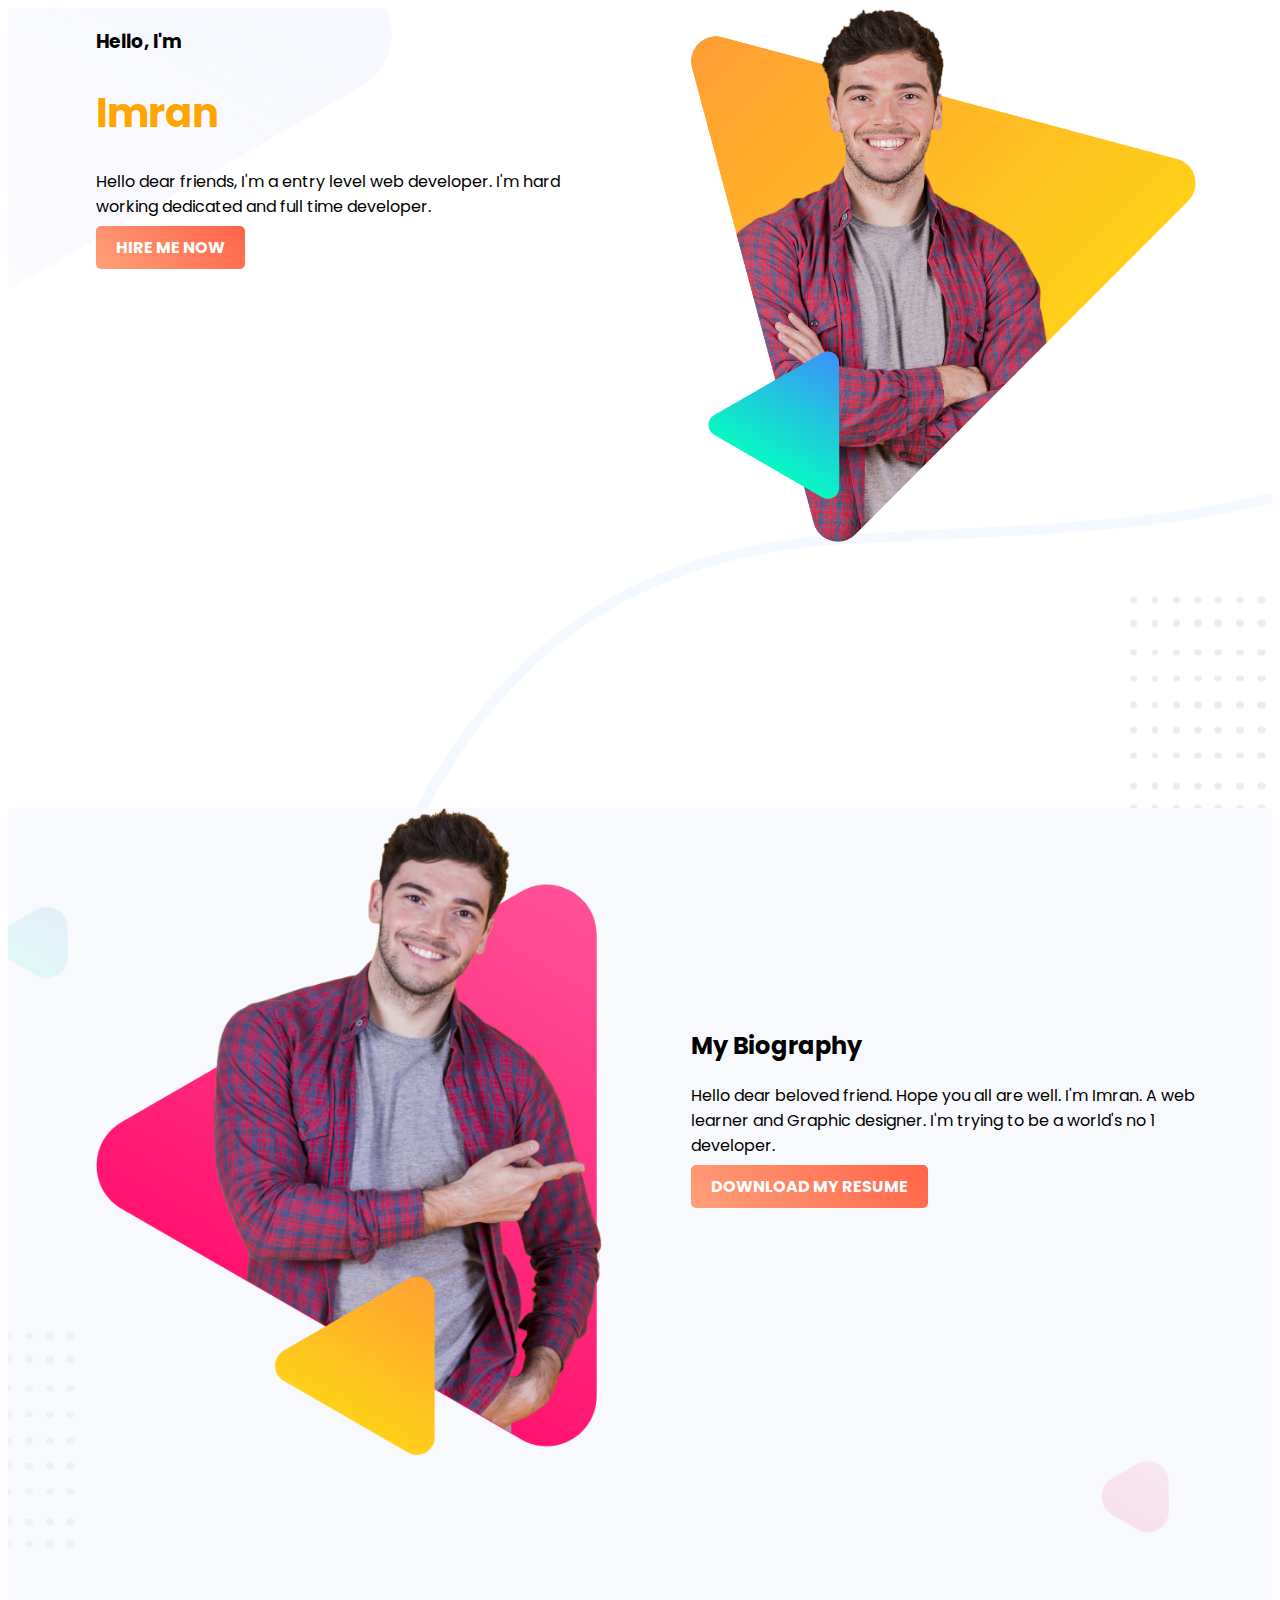
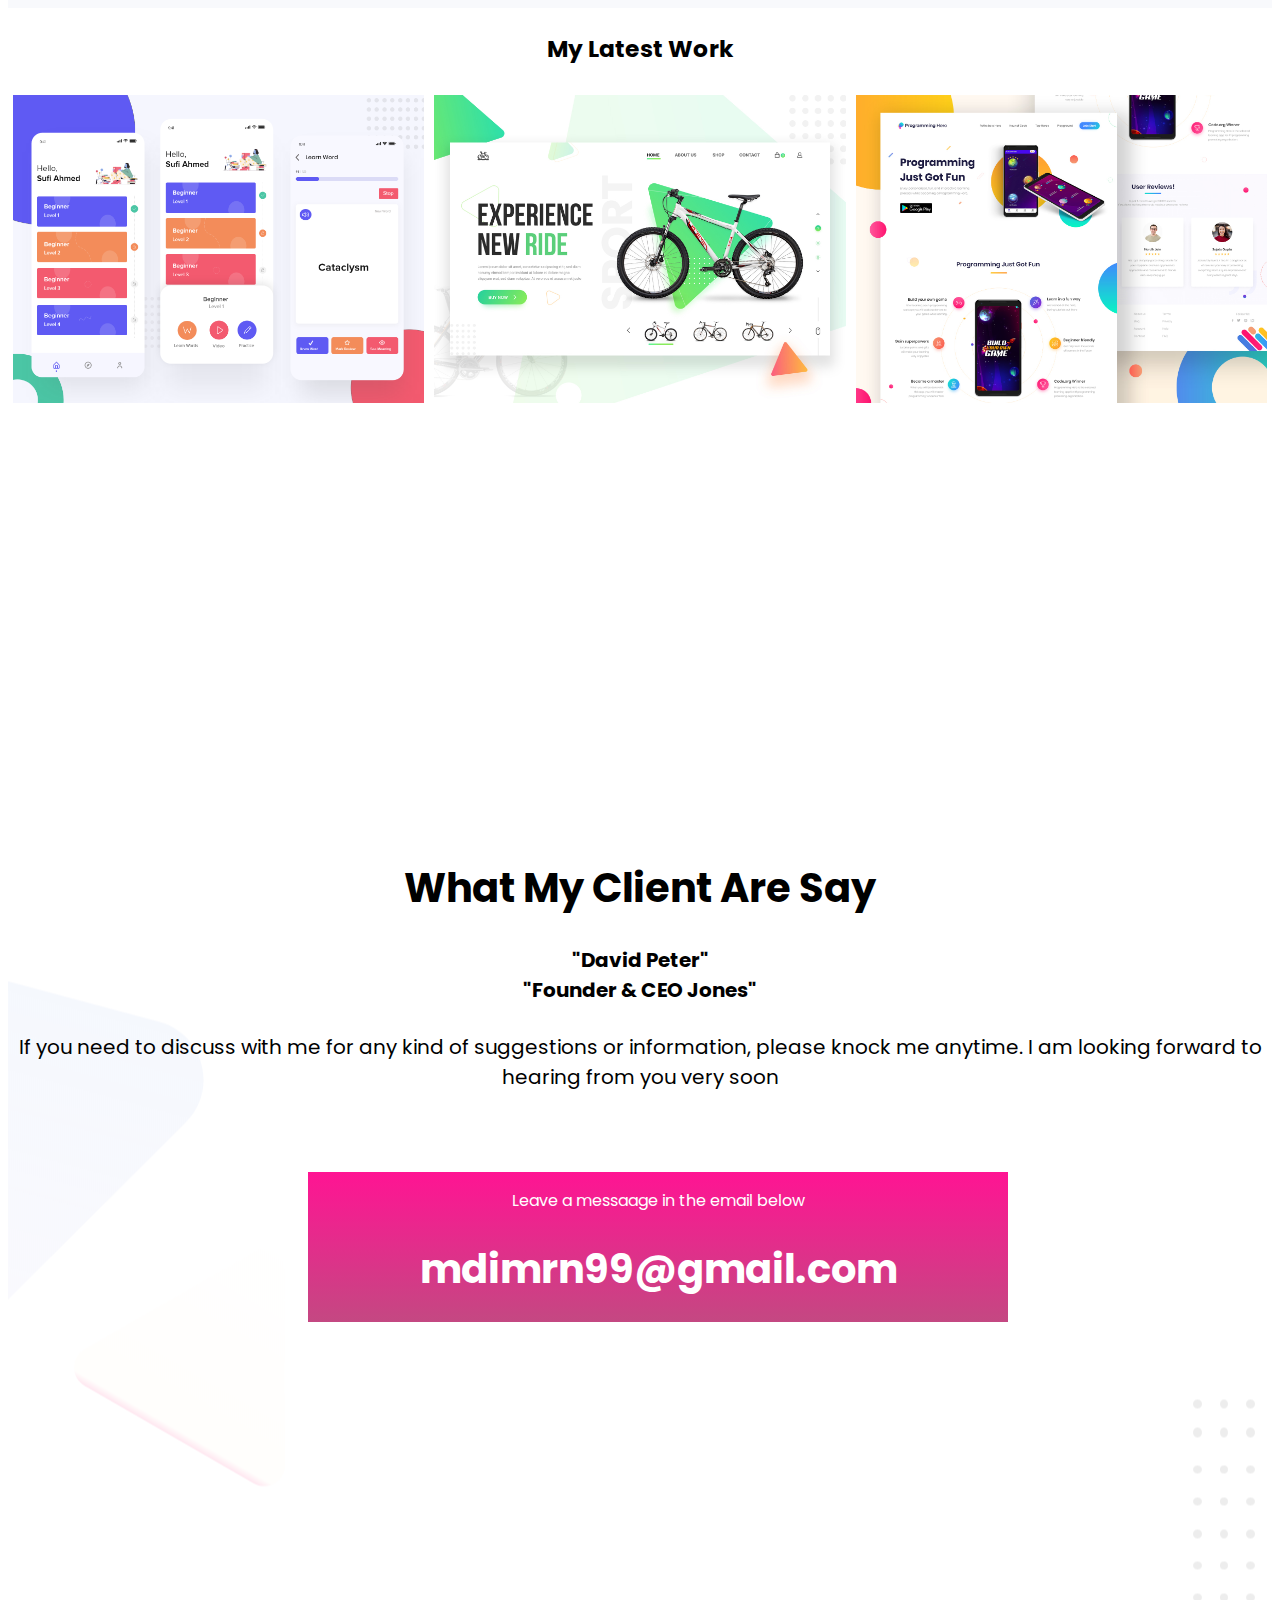
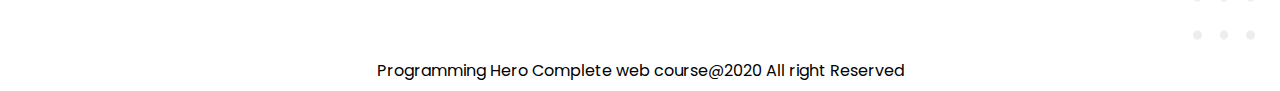
<file: index.html>
<!DOCTYPE html>
<html lang="en">
<head>
    <meta charset="UTF-8">
    <meta name="viewport" content="width=device-width, initial-scale=1.0">
    <title>Personal | Website</title>
    <link href="https://fonts.googleapis.com/css?family=Poppins&display=swap" rel="stylesheet">
    <link rel="stylesheet" href="style.css">
</head>
<body>
    <section class="Section1">
                    <div class="half-width">
                <h3>Hello, I'm </h3>
                <h1> <span class="name-heiglight">Imran</span></h1>
                <p>Hello dear friends, I'm a entry level web developer. 
                    I'm hard working dedicated and full time developer.</p>
                    <a class="Link-button"target="_blank"href="https://www.linkedin.com/in/md-al-imran-931046136/">HIRE ME NOW</a>
                </div>
                <div class="half-width">
                    <img src="Images2//peter.png" alt="">
                </div>
    </section>
    <section class="mid-area">
        <div class="half-width">
            <img src="Images2/peter_dream.png" alt="">
            
        </div>
        
        <div class="half-width">
            <br>
            <br>
            <br>
            <br>
            <br>
            <br>
            <br>
            <br>
            <h2>My Biography</h2>
            <p>Hello dear beloved friend. Hope you all are well. I'm Imran. A web learner and Graphic designer. I'm trying to be a world's no 1 developer.</p>
            <a class="Link-button"target="_blank"href="https://www.linkedin.com/in/md-al-imran-931046136/">DOWNLOAD MY RESUME</a>


        </div>
    </section>
    <section class="work-bg">
        <div class="full-width">
            <h3 class="text-center">My Latest Work</h3>
         <div class="row">
             <div class="colum">
                <img src="latest-work/work-1.png" alt="work file one" style="width:100%">

             </div>
             <div class="colum"> 
                 <img src="latest-work/work-2.jpg" alt="work file two" style="width: 100%">

             </div>
             <div class="colum"> 
                <img src="latest-work/work-3.jpg" alt="work file three" style="width: 100%">

            </div>
         
    </section>
    <section class="footer-bg">
        <div class="full-width">
            <h1>What My Client Are Say</h1>
            <h4>
                "David Peter"
                <br>
                "Founder & CEO Jones"
                </h4>
                <p>If you need to discuss with me for any kind of suggestions or information, please knock me anytime. I am looking forward to hearing from you very soon</p>
                <br>
                <br>
        </div>
        <div class="Container">
            <div class="box">
                <p>Leave a messaage in the email below</p>
                <h1>mdimrn99@gmail.com</h1>

            </div>
        </div>

    </section>
    <footer class="Footer-Text-Center">Programming Hero Complete web course@2020 All right Reserved</footer>
    
</body>
</html>
</file>
<file: style.css>
body{
    font-family: 'Poppins', sans-serif;
}
h1{
    font-size: 40px;
}
.name-heiglight{
        color: orange;
}

.half-width{
    width: 40%;
    float: left;
    margin-left: 5%;
    padding-left: 2%;
}
.half-width img{
    width: 100%;

}

.Section1{
    background-image: url("Images2/header-bg.png");
    background-repeat: no-repeat;
    background-position: center;
}
section{
    height: 500px; 
    padding-bottom: 300px;
 }
 
 .Link-button{
    text-decoration: none;
    background-image: linear-gradient(45deg, lightsalmon,tomato);
    padding: 10px 20px;
    border-radius: 5px;
    color:white;
    font-weight: 700;
}
.mid-area{
    background-image: url("Images2/biography-bg.png");
    background-repeat: no-repeat;
    background-position: center;

}


.Link-button{
    text-decoration: none;
    background-image: linear-gradient(45deg, lightsalmon,tomato);
    padding: 10px 20px;
    border-radius: 5px;
    color:white;
    font-weight: 700;
}
.work-bg{
    background-image: url("Images2/latest-work-bg.png");
}
.text-center{
    text-align: center;
    font-size: ;
}
.row {
    display: flex;
    
  }
  
.colum{
    flex: 33.33%;
    padding: 5px;
}
.colum{
    float: left;
    width: 33.33%;
}
.full-width{
    text-align: center;
    font-size: 20px;
}
.footer-bg{
   background-image:  url("Images2/footer-bg.png");
   background-repeat: no-repeat;
    background-position: center;
}


.Container{
    position: absolute;
    width: 700px;
    height: 150px;
    margin-left: 300px;
    background-image: linear-gradient(deeppink, rgb(196, 72, 130));
    color: white;
    
    
}


.Footer-Text-Center{
    text-align: center;
    color: black;
}
.box p{
    text-align: center;
}
.box h1{
    text-align: center;
}
</file>
